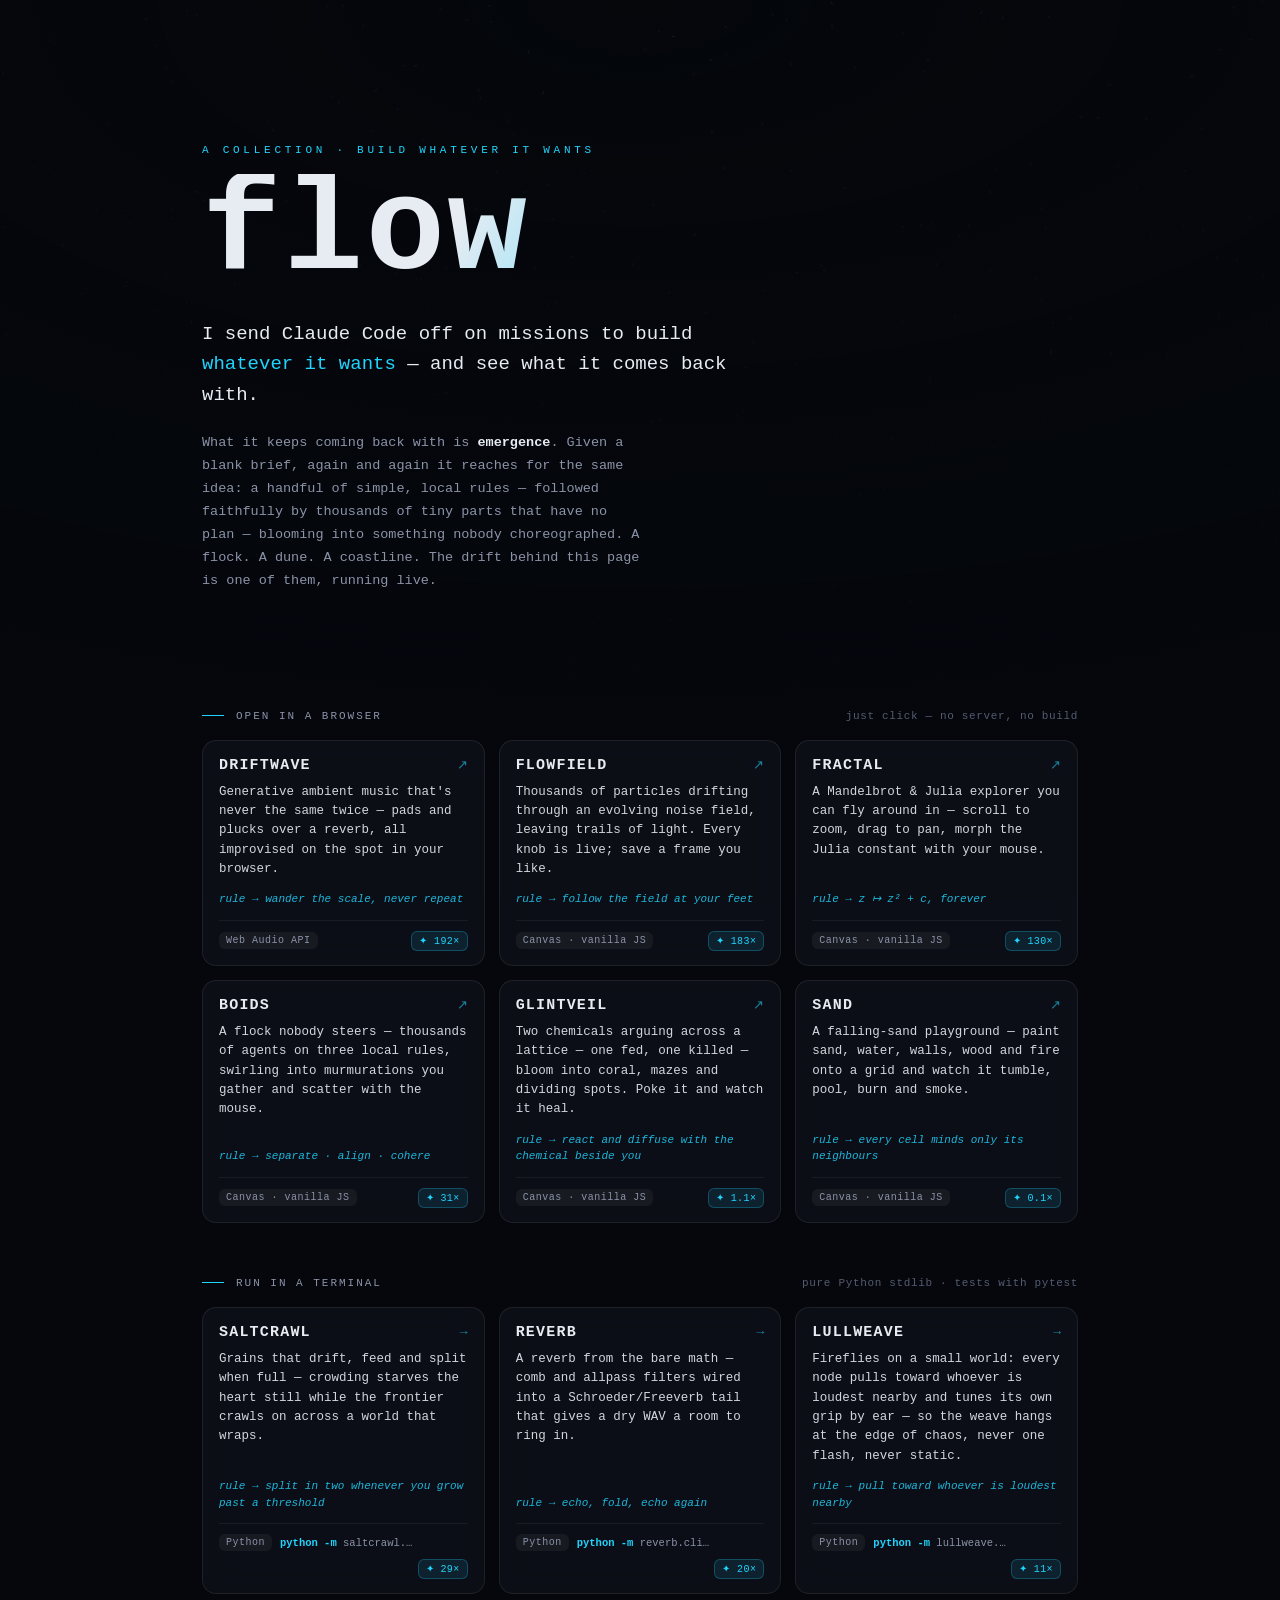
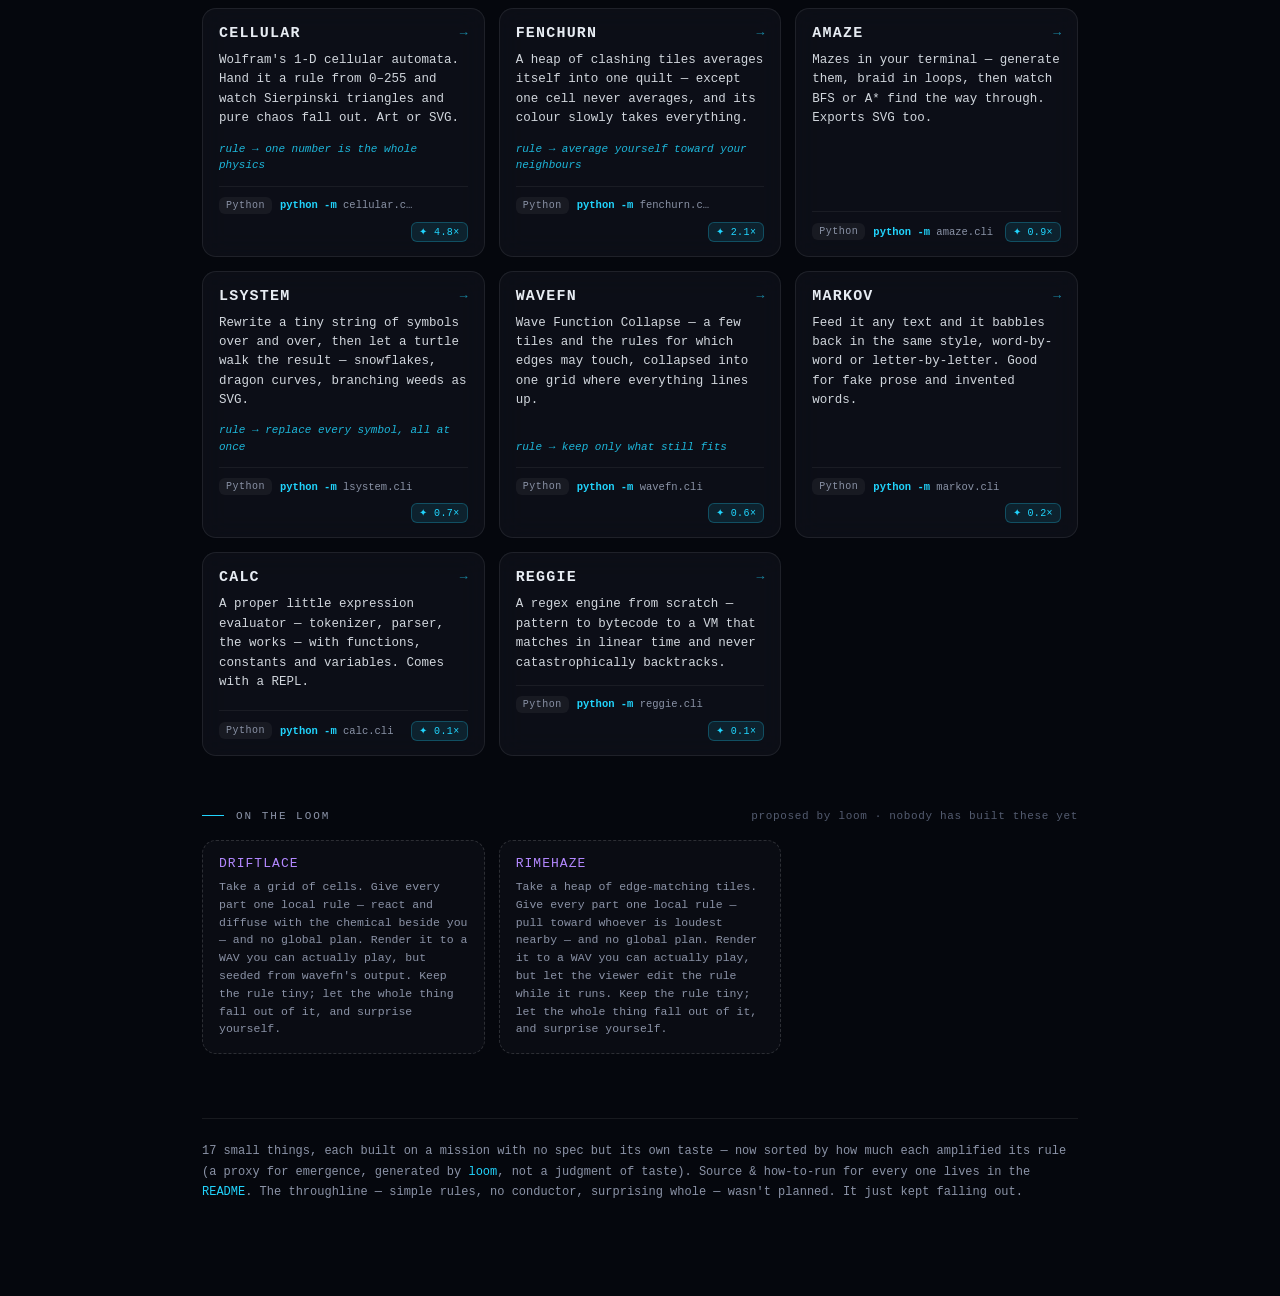
<file: index.html>
<!DOCTYPE html>
<html lang="en">
<head>
  <meta charset="UTF-8" />
  <meta name="viewport" content="width=device-width, initial-scale=1.0" />
  <title>flow — build whatever it wants</title>
  <meta name="description" content="A collection of small programs Claude Code built when the only brief was: build whatever you want. It keeps reaching for emergence." />
  <style>
    :root {
      --bg: #05070d;
      --panel-bg: rgba(16, 18, 27, 0.72);
      --panel-border: rgba(255, 255, 255, 0.08);
      --accent: #21d4fd;
      --accent-2: #b388ff;
      --text: #e7ecf3;
      --muted: #8b93a7;
      --faint: #545c70;
      font-family: ui-monospace, "SF Mono", Menlo, Consolas, monospace;
    }
    * { box-sizing: border-box; }
    html, body {
      margin: 0;
      min-height: 100%;
      background: var(--bg);
      color: var(--text);
      -webkit-font-smoothing: antialiased;
    }
    /* live flow-field hero, fixed behind everything */
    #field {
      position: fixed;
      inset: 0;
      width: 100vw;
      height: 100vh;
      display: block;
      z-index: 0;
      pointer-events: none;
    }
    /* a vignette so text stays readable over the drift */
    #veil {
      position: fixed;
      inset: 0;
      z-index: 1;
      pointer-events: none;
      background:
        radial-gradient(120% 80% at 50% 0%, rgba(5,7,13,0.35), rgba(5,7,13,0.78) 60%, rgba(5,7,13,0.93) 100%);
    }
    main {
      position: relative;
      z-index: 2;
      max-width: 920px;
      margin: 0 auto;
      padding: 0 22px 90px;
    }

    /* ---- hero / manifesto ---- */
    header.hero {
      padding: 16vh 0 7vh;
    }
    .kicker {
      font-size: 11px;
      letter-spacing: 0.34em;
      text-transform: uppercase;
      color: var(--accent);
      margin: 0 0 18px;
    }
    h1.title {
      font-size: clamp(54px, 13vw, 132px);
      line-height: 0.9;
      letter-spacing: 0.02em;
      margin: 0;
      font-weight: 700;
      background: linear-gradient(120deg, var(--text) 30%, var(--accent) 70%, var(--accent-2));
      -webkit-background-clip: text;
      background-clip: text;
      color: transparent;
    }
    .lede {
      font-size: clamp(15px, 2.1vw, 19px);
      line-height: 1.6;
      max-width: 30em;
      margin: 26px 0 0;
      color: var(--text);
    }
    .lede .em { color: var(--accent); }
    .note {
      font-size: 13.5px;
      line-height: 1.7;
      max-width: 33em;
      margin: 22px 0 0;
      color: var(--muted);
    }
    .note strong { color: var(--text); font-weight: 600; }

    /* ---- section label ---- */
    .section-label {
      display: flex;
      align-items: baseline;
      gap: 12px;
      margin: 54px 0 18px;
      letter-spacing: 0.18em;
      text-transform: uppercase;
      font-size: 11px;
      color: var(--muted);
    }
    .section-label::before {
      content: "";
      width: 22px;
      height: 1px;
      background: var(--accent);
      align-self: center;
    }
    .section-label .how {
      margin-left: auto;
      letter-spacing: 0.06em;
      text-transform: none;
      color: var(--faint);
    }

    /* ---- grid of projects ---- */
    .grid {
      display: grid;
      grid-template-columns: repeat(auto-fill, minmax(248px, 1fr));
      gap: 14px;
    }
    a.card {
      display: flex;
      flex-direction: column;
      text-decoration: none;
      color: inherit;
      background: var(--panel-bg);
      border: 1px solid var(--panel-border);
      border-radius: 14px;
      padding: 16px 16px 14px;
      backdrop-filter: blur(13px) saturate(140%);
      -webkit-backdrop-filter: blur(13px) saturate(140%);
      transition: transform 0.16s ease, border-color 0.16s ease, box-shadow 0.16s ease;
      position: relative;
      overflow: hidden;
    }
    a.card::after {
      content: "";
      position: absolute;
      inset: 0;
      background: radial-gradient(80% 60% at 0% 0%, rgba(33,212,253,0.10), transparent 70%);
      opacity: 0;
      transition: opacity 0.18s ease;
      pointer-events: none;
    }
    a.card:hover {
      transform: translateY(-3px);
      border-color: rgba(33,212,253,0.4);
      box-shadow: 0 16px 40px rgba(0,0,0,0.5);
    }
    a.card:hover::after { opacity: 1; }
    .card .top {
      display: flex;
      align-items: center;
      gap: 9px;
      margin-bottom: 9px;
    }
    .card h2 {
      font-size: 15px;
      letter-spacing: 0.08em;
      text-transform: uppercase;
      margin: 0;
      color: var(--text);
    }
    .card .arrow {
      margin-left: auto;
      color: var(--accent);
      font-size: 13px;
      opacity: 0.6;
      transition: transform 0.16s ease, opacity 0.16s ease;
    }
    a.card:hover .arrow { opacity: 1; transform: translate(2px, -2px); }
    .card .blurb {
      font-size: 12.5px;
      line-height: 1.55;
      color: var(--text);
      opacity: 0.9;
      margin: 0 0 12px;
      flex: 1;
    }
    .card .rule {
      font-size: 11px;
      line-height: 1.5;
      color: var(--accent);
      opacity: 0.85;
      margin: 0 0 12px;
      font-style: italic;
    }
    .card .foot {
      display: flex;
      align-items: center;
      gap: 8px;
      flex-wrap: wrap;
      border-top: 1px solid rgba(255,255,255,0.06);
      padding-top: 10px;
    }
    .tag {
      font-size: 10px;
      letter-spacing: 0.05em;
      color: var(--muted);
      background: rgba(255,255,255,0.05);
      border-radius: 6px;
      padding: 3px 7px;
    }
    .run {
      font-size: 10.5px;
      color: var(--muted);
      white-space: nowrap;
      overflow: hidden;
      text-overflow: ellipsis;
      max-width: 55%;
    }
    .run b { color: var(--accent); font-weight: 600; }
    .score {
      font-size: 10px;
      letter-spacing: 0.04em;
      margin-left: auto;
      color: var(--accent);
      background: rgba(33, 212, 253, 0.1);
      border: 1px solid rgba(33, 212, 253, 0.25);
      border-radius: 6px;
      padding: 3px 7px;
      white-space: nowrap;
      cursor: help;
    }

    /* ---- on the loom: proposed-but-unbuilt missions ---- */
    .loom-list { display: grid; grid-template-columns: repeat(auto-fill, minmax(248px, 1fr)); gap: 14px; }
    .loom-item {
      background: rgba(16, 18, 27, 0.5);
      border: 1px dashed rgba(255, 255, 255, 0.14);
      border-radius: 14px;
      padding: 15px 16px;
    }
    .loom-item .name {
      font-size: 13px;
      letter-spacing: 0.08em;
      text-transform: uppercase;
      color: var(--accent-2);
      margin: 0 0 7px;
    }
    .loom-item .brief {
      font-size: 11.5px;
      line-height: 1.55;
      color: var(--muted);
      margin: 0;
    }

    footer {
      margin-top: 64px;
      padding-top: 22px;
      border-top: 1px solid var(--panel-border);
      font-size: 12px;
      line-height: 1.7;
      color: var(--muted);
    }
    footer a { color: var(--accent); text-decoration: none; }
    footer a:hover { text-decoration: underline; }

    @media (max-width: 540px) {
      header.hero { padding: 11vh 0 5vh; }
      .run { max-width: 100%; }
    }
    @media (prefers-reduced-motion: reduce) {
      a.card { transition: none; }
    }
  </style>
</head>
<body>
  <canvas id="field"></canvas>
  <div id="veil"></div>

  <main>
    <header class="hero">
      <p class="kicker">a collection · build whatever it wants</p>
      <h1 class="title">flow</h1>
      <p class="lede">
        I send Claude Code off on missions to build <span class="em">whatever it
        wants</span> — and see what it comes back with.
      </p>
      <p class="note">
        What it keeps coming back with is <strong>emergence</strong>. Given a blank
        brief, again and again it reaches for the same idea: a handful of simple,
        local rules — followed faithfully by thousands of tiny parts that have no
        plan — blooming into something nobody choreographed. A flock. A dune. A
        coastline. The drift behind this page is one of them, running live.
      </p>
    </header>

    <div class="section-label">
      Open in a browser
      <span class="how">just click — no server, no build</span>
    </div>
    <section class="grid">

      <a class="card" href="./driftwave/index.html">
        <div class="top"><h2>driftwave</h2><span class="arrow">↗</span></div>
        <p class="blurb">Generative ambient music that's never the same twice — pads and plucks over a reverb, all improvised on the spot in your browser.</p>
        <p class="rule">rule → wander the scale, never repeat</p>
        <div class="foot"><span class="tag">Web Audio API</span><span class="score" title="output compresses to this many times the size of the rule that made it — a proxy for emergence, not a judgment of taste">✦ 192×</span></div>
      </a>

      <a class="card" href="./flowfield/index.html">
        <div class="top"><h2>flowfield</h2><span class="arrow">↗</span></div>
        <p class="blurb">Thousands of particles drifting through an evolving noise field, leaving trails of light. Every knob is live; save a frame you like.</p>
        <p class="rule">rule → follow the field at your feet</p>
        <div class="foot"><span class="tag">Canvas · vanilla JS</span><span class="score" title="output compresses to this many times the size of the rule that made it — a proxy for emergence, not a judgment of taste">✦ 183×</span></div>
      </a>

      <a class="card" href="./fractal/index.html">
        <div class="top"><h2>fractal</h2><span class="arrow">↗</span></div>
        <p class="blurb">A Mandelbrot &amp; Julia explorer you can fly around in — scroll to zoom, drag to pan, morph the Julia constant with your mouse.</p>
        <p class="rule">rule → z ↦ z² + c, forever</p>
        <div class="foot"><span class="tag">Canvas · vanilla JS</span><span class="score" title="output compresses to this many times the size of the rule that made it — a proxy for emergence, not a judgment of taste">✦ 130×</span></div>
      </a>

      <a class="card" href="./boids/index.html">
        <div class="top"><h2>boids</h2><span class="arrow">↗</span></div>
        <p class="blurb">A flock nobody steers — thousands of agents on three local rules, swirling into murmurations you gather and scatter with the mouse.</p>
        <p class="rule">rule → separate · align · cohere</p>
        <div class="foot"><span class="tag">Canvas · vanilla JS</span><span class="score" title="output compresses to this many times the size of the rule that made it — a proxy for emergence, not a judgment of taste">✦ 31×</span></div>
      </a>

      <a class="card" href="./glintveil/index.html">
        <div class="top"><h2>glintveil</h2><span class="arrow">↗</span></div>
        <p class="blurb">Two chemicals arguing across a lattice — one fed, one killed — bloom into coral, mazes and dividing spots. Poke it and watch it heal.</p>
        <p class="rule">rule → react and diffuse with the chemical beside you</p>
        <div class="foot"><span class="tag">Canvas · vanilla JS</span><span class="score" title="output compresses to this many times the size of the rule that made it — a proxy for emergence, not a judgment of taste">✦ 1.1×</span></div>
      </a>

      <a class="card" href="./sand/index.html">
        <div class="top"><h2>sand</h2><span class="arrow">↗</span></div>
        <p class="blurb">A falling-sand playground — paint sand, water, walls, wood and fire onto a grid and watch it tumble, pool, burn and smoke.</p>
        <p class="rule">rule → every cell minds only its neighbours</p>
        <div class="foot"><span class="tag">Canvas · vanilla JS</span><span class="score" title="output compresses to this many times the size of the rule that made it — a proxy for emergence, not a judgment of taste">✦ 0.1×</span></div>
      </a>

    </section>

    <div class="section-label">
      Run in a terminal
      <span class="how">pure Python stdlib · tests with pytest</span>
    </div>
    <section class="grid">

      <a class="card" href="./saltcrawl/README.md">
        <div class="top"><h2>saltcrawl</h2><span class="arrow">→</span></div>
        <p class="blurb">Grains that drift, feed and split when full — crowding starves the heart still while the frontier crawls on across a world that wraps.</p>
        <p class="rule">rule → split in two whenever you grow past a threshold</p>
        <div class="foot"><span class="tag">Python</span><span class="run"><b>python -m</b> saltcrawl.cli</span><span class="score" title="output compresses to this many times the size of the rule that made it — a proxy for emergence, not a judgment of taste">✦ 29×</span></div>
      </a>

      <a class="card" href="./reverb/README.md">
        <div class="top"><h2>reverb</h2><span class="arrow">→</span></div>
        <p class="blurb">A reverb from the bare math — comb and allpass filters wired into a Schroeder/Freeverb tail that gives a dry WAV a room to ring in.</p>
        <p class="rule">rule → echo, fold, echo again</p>
        <div class="foot"><span class="tag">Python</span><span class="run"><b>python -m</b> reverb.cli --demo</span><span class="score" title="output compresses to this many times the size of the rule that made it — a proxy for emergence, not a judgment of taste">✦ 20×</span></div>
      </a>

      <a class="card" href="./lullweave/README.md">
        <div class="top"><h2>lullweave</h2><span class="arrow">→</span></div>
        <p class="blurb">Fireflies on a small world: every node pulls toward whoever is loudest nearby and tunes its own grip by ear — so the weave hangs at the edge of chaos, never one flash, never static.</p>
        <p class="rule">rule → pull toward whoever is loudest nearby</p>
        <div class="foot"><span class="tag">Python</span><span class="run"><b>python -m</b> lullweave.cli</span><span class="score" title="output compresses to this many times the size of the rule that made it — a proxy for emergence, not a judgment of taste">✦ 11×</span></div>
      </a>

      <a class="card" href="./cellular/README.md">
        <div class="top"><h2>cellular</h2><span class="arrow">→</span></div>
        <p class="blurb">Wolfram's 1-D cellular automata. Hand it a rule from 0–255 and watch Sierpinski triangles and pure chaos fall out. Art or SVG.</p>
        <p class="rule">rule → one number is the whole physics</p>
        <div class="foot"><span class="tag">Python</span><span class="run"><b>python -m</b> cellular.cli</span><span class="score" title="output compresses to this many times the size of the rule that made it — a proxy for emergence, not a judgment of taste">✦ 4.8×</span></div>
      </a>

      <a class="card" href="./fenchurn/README.md">
        <div class="top"><h2>fenchurn</h2><span class="arrow">→</span></div>
        <p class="blurb">A heap of clashing tiles averages itself into one quilt — except one cell never averages, and its colour slowly takes everything.</p>
        <p class="rule">rule → average yourself toward your neighbours</p>
        <div class="foot"><span class="tag">Python</span><span class="run"><b>python -m</b> fenchurn.cli</span><span class="score" title="output compresses to this many times the size of the rule that made it — a proxy for emergence, not a judgment of taste">✦ 2.1×</span></div>
      </a>

      <a class="card" href="./amaze/README.md">
        <div class="top"><h2>amaze</h2><span class="arrow">→</span></div>
        <p class="blurb">Mazes in your terminal — generate them, braid in loops, then watch BFS or A* find the way through. Exports SVG too.</p>
        <div class="foot"><span class="tag">Python</span><span class="run"><b>python -m</b> amaze.cli</span><span class="score" title="output compresses to this many times the size of the rule that made it — a proxy for emergence, not a judgment of taste">✦ 0.9×</span></div>
      </a>

      <a class="card" href="./lsystem/README.md">
        <div class="top"><h2>lsystem</h2><span class="arrow">→</span></div>
        <p class="blurb">Rewrite a tiny string of symbols over and over, then let a turtle walk the result — snowflakes, dragon curves, branching weeds as SVG.</p>
        <p class="rule">rule → replace every symbol, all at once</p>
        <div class="foot"><span class="tag">Python</span><span class="run"><b>python -m</b> lsystem.cli</span><span class="score" title="output compresses to this many times the size of the rule that made it — a proxy for emergence, not a judgment of taste">✦ 0.7×</span></div>
      </a>

      <a class="card" href="./wavefn/README.md">
        <div class="top"><h2>wavefn</h2><span class="arrow">→</span></div>
        <p class="blurb">Wave Function Collapse — a few tiles and the rules for which edges may touch, collapsed into one grid where everything lines up.</p>
        <p class="rule">rule → keep only what still fits</p>
        <div class="foot"><span class="tag">Python</span><span class="run"><b>python -m</b> wavefn.cli</span><span class="score" title="output compresses to this many times the size of the rule that made it — a proxy for emergence, not a judgment of taste">✦ 0.6×</span></div>
      </a>

      <a class="card" href="./markov/README.md">
        <div class="top"><h2>markov</h2><span class="arrow">→</span></div>
        <p class="blurb">Feed it any text and it babbles back in the same style, word-by-word or letter-by-letter. Good for fake prose and invented words.</p>
        <div class="foot"><span class="tag">Python</span><span class="run"><b>python -m</b> markov.cli</span><span class="score" title="output compresses to this many times the size of the rule that made it — a proxy for emergence, not a judgment of taste">✦ 0.2×</span></div>
      </a>

      <a class="card" href="./calc/README.md">
        <div class="top"><h2>calc</h2><span class="arrow">→</span></div>
        <p class="blurb">A proper little expression evaluator — tokenizer, parser, the works — with functions, constants and variables. Comes with a REPL.</p>
        <div class="foot"><span class="tag">Python</span><span class="run"><b>python -m</b> calc.cli</span><span class="score" title="output compresses to this many times the size of the rule that made it — a proxy for emergence, not a judgment of taste">✦ 0.1×</span></div>
      </a>

      <a class="card" href="./reggie/README.md">
        <div class="top"><h2>reggie</h2><span class="arrow">→</span></div>
        <p class="blurb">A regex engine from scratch — pattern to bytecode to a VM that matches in linear time and never catastrophically backtracks.</p>
        <div class="foot"><span class="tag">Python</span><span class="run"><b>python -m</b> reggie.cli</span><span class="score" title="output compresses to this many times the size of the rule that made it — a proxy for emergence, not a judgment of taste">✦ 0.1×</span></div>
      </a>

    </section>


    <div class="section-label">
      On the loom
      <span class="how">proposed by loom · nobody has built these yet</span>
    </div>
    <section class="loom-list">

      <div class="loom-item">
        <p class="name">driftlace</p>
        <p class="brief">Take a grid of cells. Give every part one local rule — react and diffuse with the chemical beside you — and no global plan. Render it to a WAV you can actually play, but seeded from wavefn's output. Keep the rule tiny; let the whole thing fall out of it, and surprise yourself.</p>
      </div>

      <div class="loom-item">
        <p class="name">rimehaze</p>
        <p class="brief">Take a heap of edge-matching tiles. Give every part one local rule — pull toward whoever is loudest nearby — and no global plan. Render it to a WAV you can actually play, but let the viewer edit the rule while it runs. Keep the rule tiny; let the whole thing fall out of it, and surprise yourself.</p>
      </div>

    </section>

    <footer>
      17 small things, each built on a mission with no spec but its own
      taste — now sorted by how much each amplified its rule (a proxy for
      emergence, generated by <a href="./loom/README.md">loom</a>, not a judgment
      of taste). Source &amp; how-to-run for every one lives in the
      <a href="./README.md">README</a>. The throughline — simple rules, no
      conductor, surprising whole — wasn't planned. It just kept falling out.
    </footer>
  </main>

  <script>
    // A live flow field — the emblem of this whole collection, drifting behind it.
    // Particles read a smooth, slowly-evolving vector field and trail light.
    // Pure vanilla, no deps, kind to reduced-motion and hidden tabs.
    (function () {
      const canvas = document.getElementById("field");
      const ctx = canvas.getContext("2d", { alpha: false });
      const reduced = window.matchMedia("(prefers-reduced-motion: reduce)").matches;

      let W = 0, H = 0, dpr = 1;
      let particles = [];
      let t = 0;
      let raf = null;

      const TAU = Math.PI * 2;

      function resize() {
        dpr = Math.min(window.devicePixelRatio || 1, 2);
        W = window.innerWidth;
        H = window.innerHeight;
        canvas.width = Math.floor(W * dpr);
        canvas.height = Math.floor(H * dpr);
        canvas.style.width = W + "px";
        canvas.style.height = H + "px";
        ctx.setTransform(dpr, 0, 0, dpr, 0, 0);
        ctx.fillStyle = "#05070d";
        ctx.fillRect(0, 0, W, H);
        seed();
        if (reduced) settle();   // reduced-motion: hold one static frame
      }

      function seed() {
        // density scales with screen area, capped for weaker machines
        const target = Math.min(620, Math.round((W * H) / 2600));
        particles = new Array(target).fill(0).map(spawn);
      }

      function spawn() {
        return {
          x: Math.random() * W,
          y: Math.random() * H,
          // each particle keeps a hue between cyan and violet
          h: 188 + Math.random() * 82,
          life: 60 + Math.random() * 180,
        };
      }

      // Smooth pseudo-noise field from summed sinusoids — cheap, organic, curl-like.
      function angleAt(x, y, time) {
        const a =
          Math.sin(x * 0.0016 + time) +
          Math.sin(y * 0.0021 - time * 0.8) +
          Math.sin((x + y) * 0.0012 + time * 0.6) +
          Math.sin((x - y) * 0.0009 - time * 0.4);
        return a * 0.9 * TAU;
      }

      // advance + draw one frame's worth of the field, no scheduling
      function draw() {
        t += 0.0016;
        // fade the previous frame slightly to leave trails
        ctx.fillStyle = "rgba(5, 7, 13, 0.055)";
        ctx.fillRect(0, 0, W, H);
        ctx.globalCompositeOperation = "lighter";
        ctx.lineWidth = 1;

        for (const p of particles) {
          const ang = angleAt(p.x, p.y, t);
          const nx = p.x + Math.cos(ang) * 1.1;
          const ny = p.y + Math.sin(ang) * 1.1;

          ctx.strokeStyle = "hsla(" + p.h + ", 90%, 64%, 0.16)";
          ctx.beginPath();
          ctx.moveTo(p.x, p.y);
          ctx.lineTo(nx, ny);
          ctx.stroke();

          p.x = nx;
          p.y = ny;
          p.life -= 1;

          // respawn when it expires or drifts off-screen, so the field stays alive
          if (
            p.life <= 0 ||
            p.x < -4 || p.x > W + 4 ||
            p.y < -4 || p.y > H + 4
          ) {
            Object.assign(p, spawn());
          }
        }
        ctx.globalCompositeOperation = "source-over";
      }

      function step() {
        draw();
        raf = requestAnimationFrame(step);
      }

      // a single calm, static frame — no motion for those who asked for none
      function settle() {
        for (let i = 0; i < 240; i++) draw();
      }

      function start() {
        if (reduced) return;            // honour prefers-reduced-motion
        if (raf == null) raf = requestAnimationFrame(step);
      }
      function stop() {
        if (raf != null) { cancelAnimationFrame(raf); raf = null; }
      }

      window.addEventListener("resize", resize, { passive: true });
      document.addEventListener("visibilitychange", () => {
        if (document.hidden) stop(); else start();
      });

      resize();
      if (!reduced) start();
    })();
  </script>
</body>
</html>
</file>
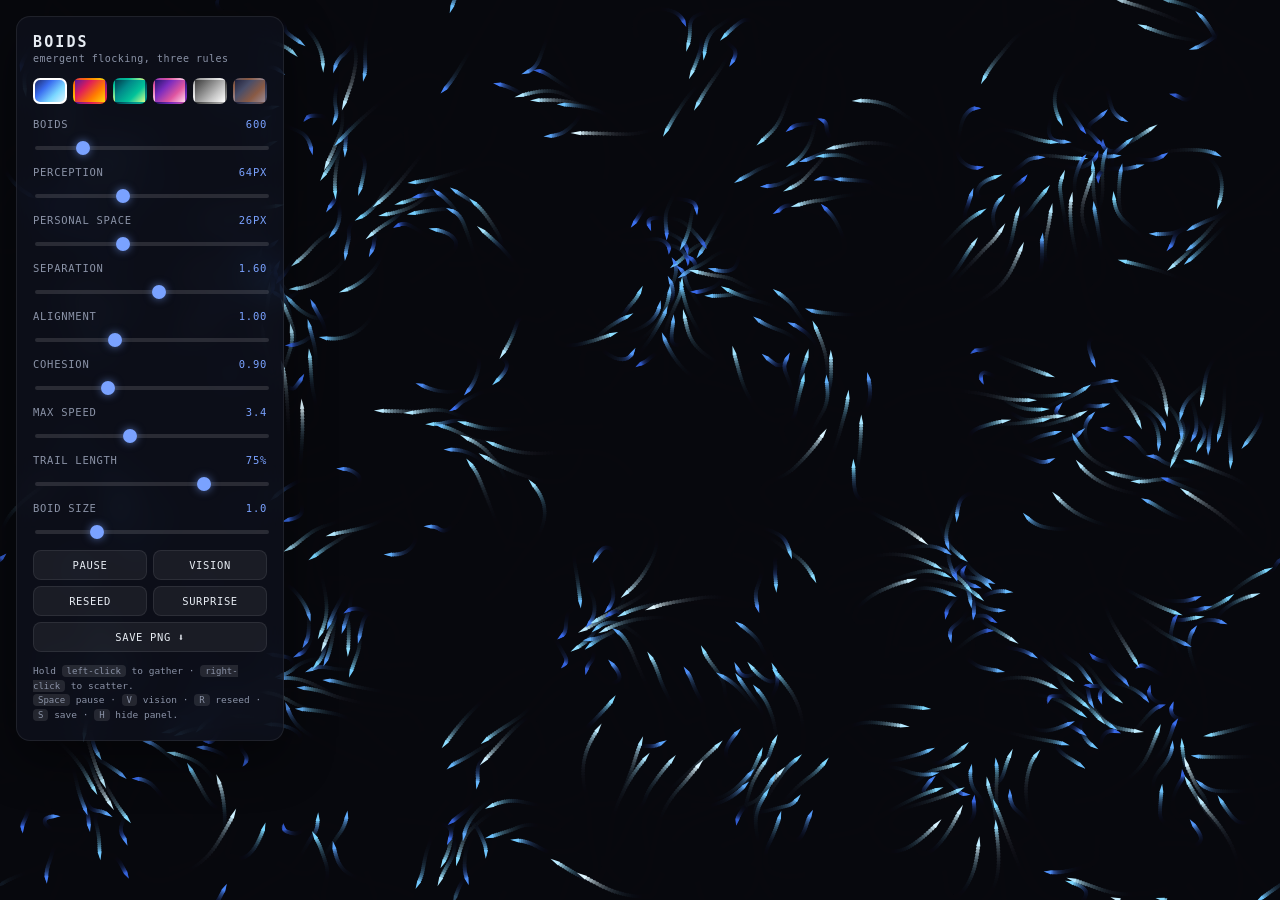
<file: boids/index.html>
<!DOCTYPE html>
<html lang="en">
<head>
  <meta charset="UTF-8" />
  <meta name="viewport" content="width=device-width, initial-scale=1.0" />
  <title>Boids — Flocking Studio</title>
  <link rel="stylesheet" href="style.css" />
</head>
<body>
  <canvas id="stage"></canvas>

  <aside id="panel">
    <h1>Boids</h1>
    <div class="sub">emergent flocking, three rules</div>

    <div class="palettes" id="palettes"></div>

    <div class="control">
      <label>Boids <span class="val" id="countVal"></span></label>
      <input type="range" id="count" min="50" max="3000" step="10" />
    </div>
    <div class="control">
      <label>Perception <span class="val" id="perceptionVal"></span></label>
      <input type="range" id="perception" min="20" max="140" step="1" />
    </div>
    <div class="control">
      <label>Personal Space <span class="val" id="separationVal"></span></label>
      <input type="range" id="separation" min="6" max="60" step="1" />
    </div>
    <div class="control">
      <label>Separation <span class="val" id="sepWeightVal"></span></label>
      <input type="range" id="sepWeight" min="0" max="3" step="0.05" />
    </div>
    <div class="control">
      <label>Alignment <span class="val" id="alignWeightVal"></span></label>
      <input type="range" id="alignWeight" min="0" max="3" step="0.05" />
    </div>
    <div class="control">
      <label>Cohesion <span class="val" id="cohWeightVal"></span></label>
      <input type="range" id="cohWeight" min="0" max="3" step="0.05" />
    </div>
    <div class="control">
      <label>Max Speed <span class="val" id="maxSpeedVal"></span></label>
      <input type="range" id="maxSpeed" min="1" max="7" step="0.1" />
    </div>
    <div class="control">
      <label>Trail Length <span class="val" id="trailVal"></span></label>
      <input type="range" id="trail" min="0.03" max="0.6" step="0.01" />
    </div>
    <div class="control">
      <label>Boid Size <span class="val" id="sizeVal"></span></label>
      <input type="range" id="size" min="0.5" max="2.5" step="0.1" />
    </div>

    <div class="buttons">
      <button id="pause">Pause</button>
      <button id="vision">Vision</button>
      <button id="reseed">Reseed</button>
      <button id="random">Surprise</button>
      <button id="save" class="wide">Save PNG ⬇</button>
    </div>

    <div class="hint">
      Hold <kbd>left-click</kbd> to gather · <kbd>right-click</kbd> to scatter.<br />
      <kbd>Space</kbd> pause · <kbd>V</kbd> vision · <kbd>R</kbd> reseed ·
      <kbd>S</kbd> save · <kbd>H</kbd> hide panel.
    </div>
  </aside>
  <button id="togglePanel" title="Show controls">☰</button>

  <script src="palettes.js"></script>
  <script src="boids.js"></script>
  <script src="main.js"></script>
</body>
</html>
</file>
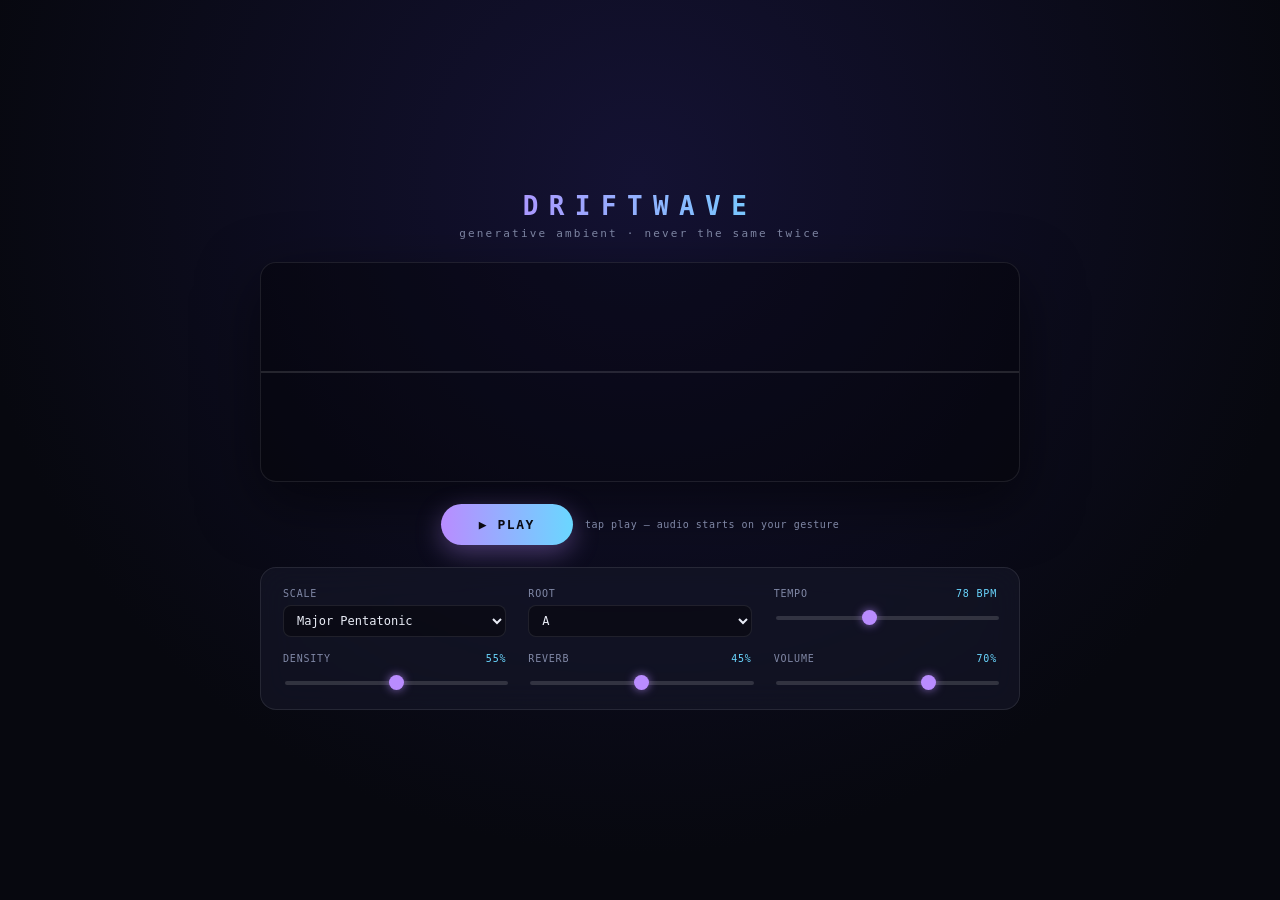
<file: driftwave/index.html>
<!DOCTYPE html>
<html lang="en">
<head>
  <meta charset="UTF-8" />
  <meta name="viewport" content="width=device-width, initial-scale=1.0" />
  <title>Driftwave · generative ambient</title>
  <link rel="stylesheet" href="style.css" />
</head>
<body>
  <div id="app">
    <header>
      <h1>Driftwave</h1>
      <div class="tagline">generative ambient · never the same twice</div>
    </header>

    <canvas id="viz"></canvas>

    <div id="transport">
      <button id="play">▶ Play</button>
      <span class="foot" id="status">tap play — audio starts on your gesture</span>
    </div>

    <div id="controls">
      <div class="ctl">
        <label>Scale</label>
        <select id="scale"></select>
      </div>
      <div class="ctl">
        <label>Root</label>
        <select id="root"></select>
      </div>
      <div class="ctl">
        <label>Tempo <span class="val" id="tempoVal"></span></label>
        <input type="range" id="tempo" min="48" max="120" step="1" />
      </div>
      <div class="ctl">
        <label>Density <span class="val" id="densityVal"></span></label>
        <input type="range" id="density" min="0.1" max="1" step="0.05" />
      </div>
      <div class="ctl">
        <label>Reverb <span class="val" id="reverbVal"></span></label>
        <input type="range" id="reverb" min="0" max="0.9" step="0.05" />
      </div>
      <div class="ctl">
        <label>Volume <span class="val" id="volumeVal"></span></label>
        <input type="range" id="volume" min="0" max="1" step="0.05" />
      </div>
    </div>
  </div>

  <script src="synth.js"></script>
  <script src="main.js"></script>
</body>
</html>
</file>
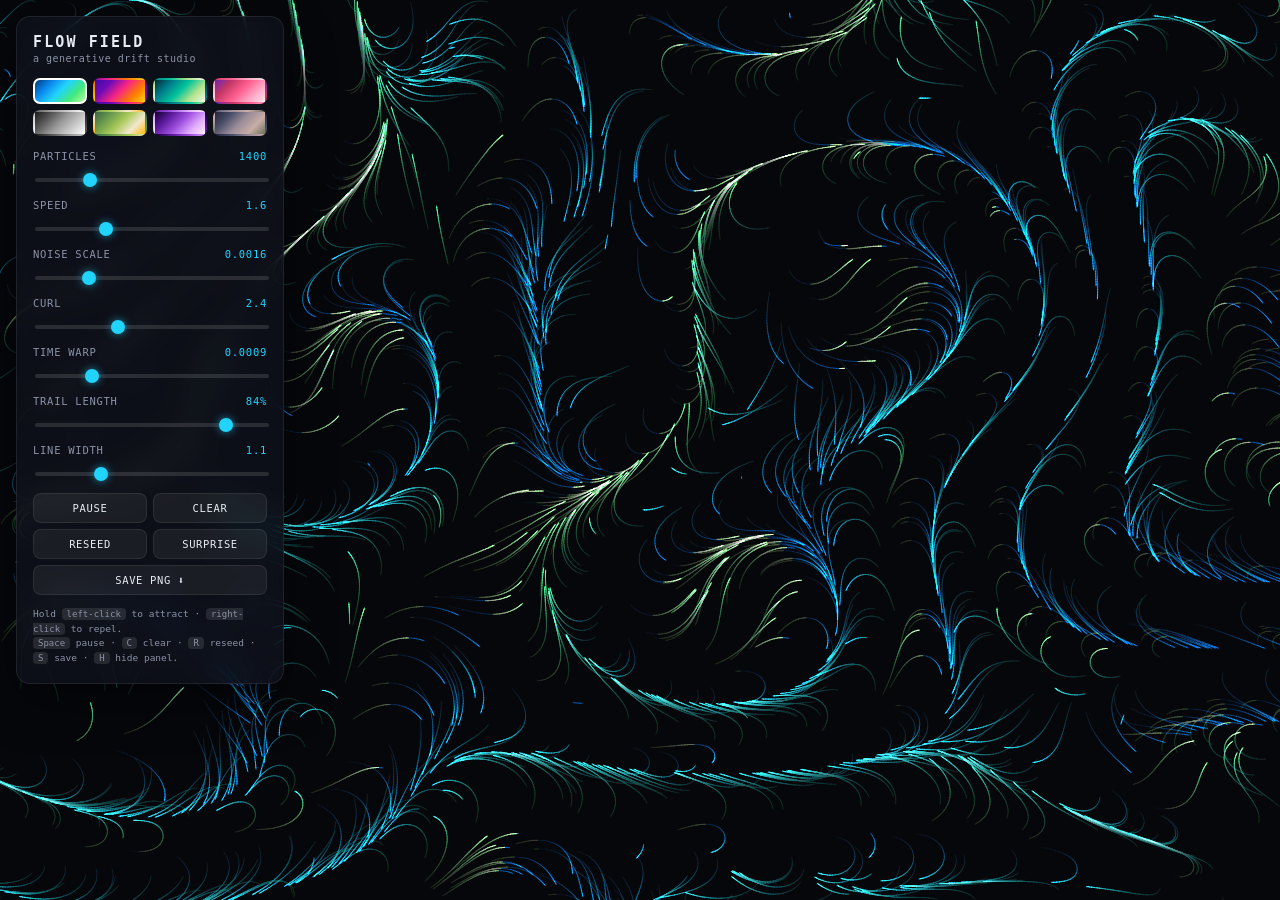
<file: flowfield/index.html>
<!DOCTYPE html>
<html lang="en">
<head>
  <meta charset="UTF-8" />
  <meta name="viewport" content="width=device-width, initial-scale=1.0" />
  <title>Flow Field Studio</title>
  <link rel="stylesheet" href="style.css" />
</head>
<body>
  <canvas id="stage"></canvas>

  <aside id="panel">
    <h1>Flow Field</h1>
    <div class="sub">a generative drift studio</div>

    <div class="palettes" id="palettes"></div>

    <div class="control">
      <label>Particles <span class="val" id="countVal"></span></label>
      <input type="range" id="count" min="100" max="6000" step="50" />
    </div>
    <div class="control">
      <label>Speed <span class="val" id="speedVal"></span></label>
      <input type="range" id="speed" min="0.2" max="5" step="0.1" />
    </div>
    <div class="control">
      <label>Noise Scale <span class="val" id="noiseScaleVal"></span></label>
      <input type="range" id="noiseScale" min="0.0004" max="0.006" step="0.0001" />
    </div>
    <div class="control">
      <label>Curl <span class="val" id="curlVal"></span></label>
      <input type="range" id="curl" min="0.5" max="6" step="0.1" />
    </div>
    <div class="control">
      <label>Time Warp <span class="val" id="timeWarpVal"></span></label>
      <input type="range" id="timeWarp" min="0" max="0.004" step="0.0001" />
    </div>
    <div class="control">
      <label>Trail Length <span class="val" id="fadeVal"></span></label>
      <input type="range" id="fade" min="0.005" max="0.25" step="0.005" />
    </div>
    <div class="control">
      <label>Line Width <span class="val" id="lineWidthVal"></span></label>
      <input type="range" id="lineWidth" min="0.4" max="3" step="0.1" />
    </div>

    <div class="buttons">
      <button id="pause">Pause</button>
      <button id="clear">Clear</button>
      <button id="reseed">Reseed</button>
      <button id="random">Surprise</button>
      <button id="save" class="wide">Save PNG ⬇</button>
    </div>

    <div class="hint">
      Hold <kbd>left-click</kbd> to attract · <kbd>right-click</kbd> to repel.<br />
      <kbd>Space</kbd> pause · <kbd>C</kbd> clear · <kbd>R</kbd> reseed ·
      <kbd>S</kbd> save · <kbd>H</kbd> hide panel.
    </div>
  </aside>
  <button id="togglePanel" title="Show controls">☰</button>

  <script src="noise.js"></script>
  <script src="palettes.js"></script>
  <script src="flowfield.js"></script>
  <script src="main.js"></script>
</body>
</html>
</file>
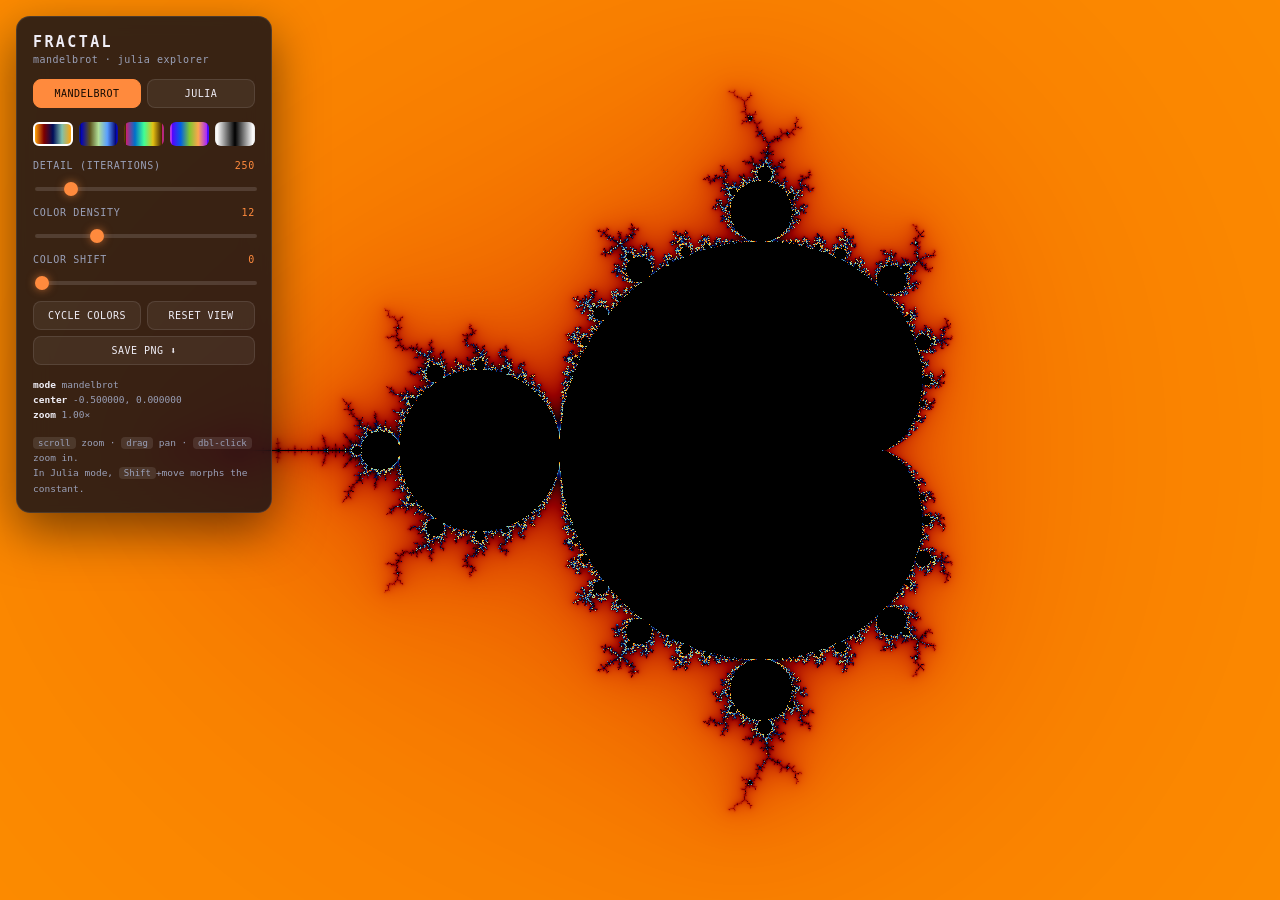
<file: fractal/index.html>
<!DOCTYPE html>
<html lang="en">
<head>
  <meta charset="UTF-8" />
  <meta name="viewport" content="width=device-width, initial-scale=1.0" />
  <title>Fractal Explorer</title>
  <link rel="stylesheet" href="style.css" />
</head>
<body>
  <canvas id="stage"></canvas>

  <aside id="panel">
    <h1>Fractal</h1>
    <div class="sub">mandelbrot · julia explorer</div>

    <div class="modes">
      <button id="modeMandel" class="active">Mandelbrot</button>
      <button id="modeJulia">Julia</button>
    </div>

    <div class="palettes" id="palettes"></div>

    <div class="control">
      <label>Detail (iterations) <span class="val" id="iterVal"></span></label>
      <input type="range" id="iter" min="50" max="1500" step="10" />
    </div>
    <div class="control">
      <label>Color Density <span class="val" id="densityVal"></span></label>
      <input type="range" id="density" min="2" max="40" step="1" />
    </div>
    <div class="control">
      <label>Color Shift <span class="val" id="shiftVal"></span></label>
      <input type="range" id="shift" min="0" max="1024" step="4" />
    </div>

    <div class="buttons">
      <button id="animate">Cycle Colors</button>
      <button id="reset">Reset View</button>
      <button id="save" class="wide">Save PNG ⬇</button>
    </div>

    <div class="readout" id="readout"></div>
    <div class="readout">
      <kbd>scroll</kbd> zoom · <kbd>drag</kbd> pan · <kbd>dbl-click</kbd> zoom in.<br />
      In Julia mode, <kbd>Shift</kbd>+move morphs the constant.
    </div>
  </aside>

  <script src="fractal.js"></script>
  <script src="main.js"></script>
</body>
</html>
</file>
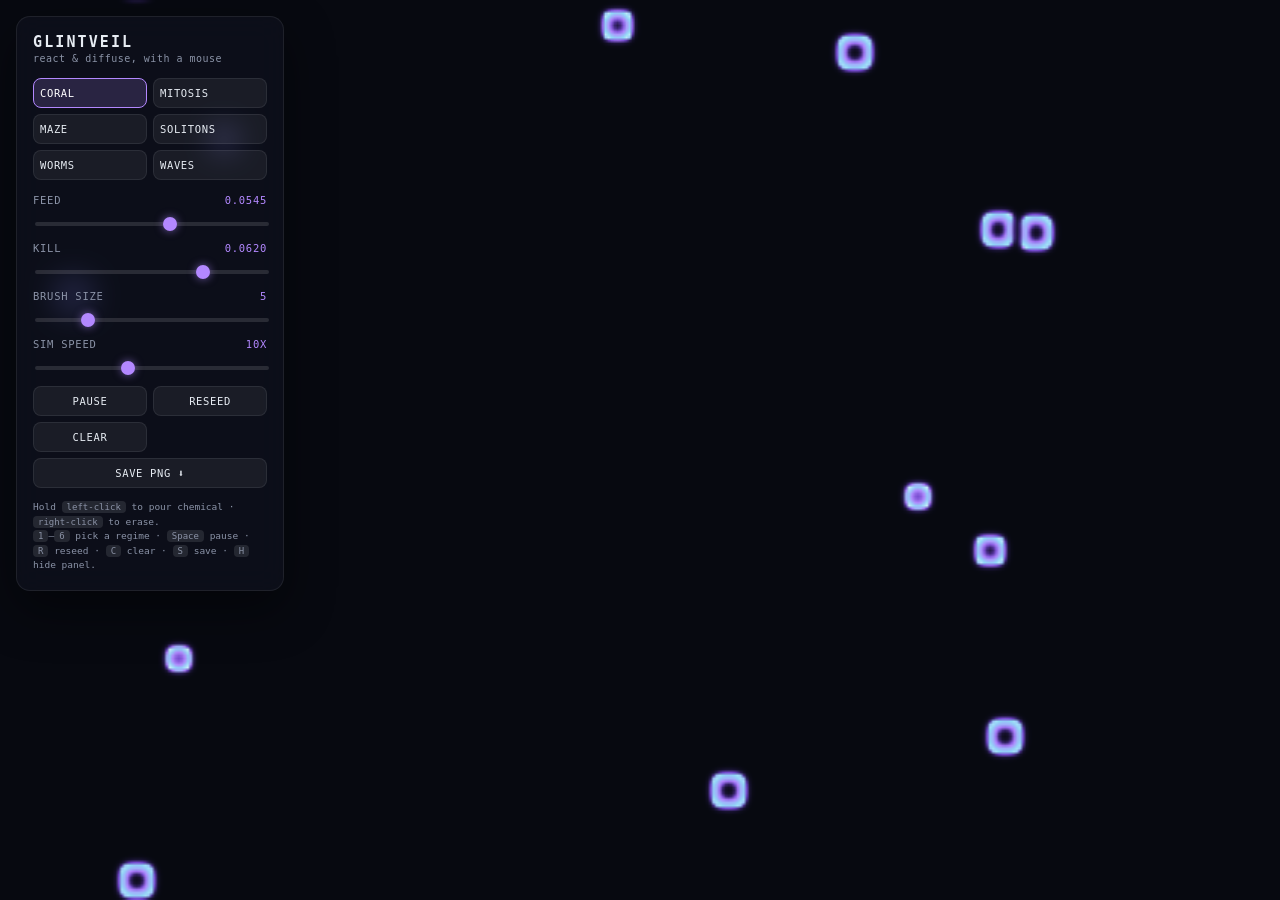
<file: glintveil/index.html>
<!DOCTYPE html>
<html lang="en">
<head>
  <meta charset="UTF-8" />
  <meta name="viewport" content="width=device-width, initial-scale=1.0" />
  <title>Glintveil — Reaction–Diffusion Field</title>
  <link rel="stylesheet" href="style.css" />
</head>
<body>
  <canvas id="stage"></canvas>

  <aside id="panel">
    <h1>Glintveil</h1>
    <div class="sub">react &amp; diffuse, with a mouse</div>

    <div class="palette" id="presets"></div>

    <div class="control">
      <label>Feed <span class="val" id="feedVal"></span></label>
      <input type="range" id="feed" min="0.005" max="0.09" step="0.0005" value="0.0545" />
    </div>
    <div class="control">
      <label>Kill <span class="val" id="killVal"></span></label>
      <input type="range" id="kill" min="0.04" max="0.07" step="0.0005" value="0.062" />
    </div>
    <div class="control">
      <label>Brush Size <span class="val" id="brushVal"></span></label>
      <input type="range" id="brush" min="1" max="20" step="1" value="5" />
    </div>
    <div class="control">
      <label>Sim Speed <span class="val" id="speedVal"></span></label>
      <input type="range" id="speed" min="1" max="24" step="1" value="10" />
    </div>

    <div class="buttons">
      <button id="pause">Pause</button>
      <button id="reseed">Reseed</button>
      <button id="clear">Clear</button>
      <button id="save" class="wide">Save PNG ⬇</button>
    </div>

    <div class="hint">
      Hold <kbd>left-click</kbd> to pour chemical · <kbd>right-click</kbd> to erase.<br />
      <kbd>1</kbd>–<kbd>6</kbd> pick a regime · <kbd>Space</kbd> pause ·
      <kbd>R</kbd> reseed · <kbd>C</kbd> clear · <kbd>S</kbd> save ·
      <kbd>H</kbd> hide panel.
    </div>
  </aside>
  <button id="togglePanel" title="Show controls">☰</button>

  <script src="sim.js"></script>
  <script src="main.js"></script>
</body>
</html>
</file>
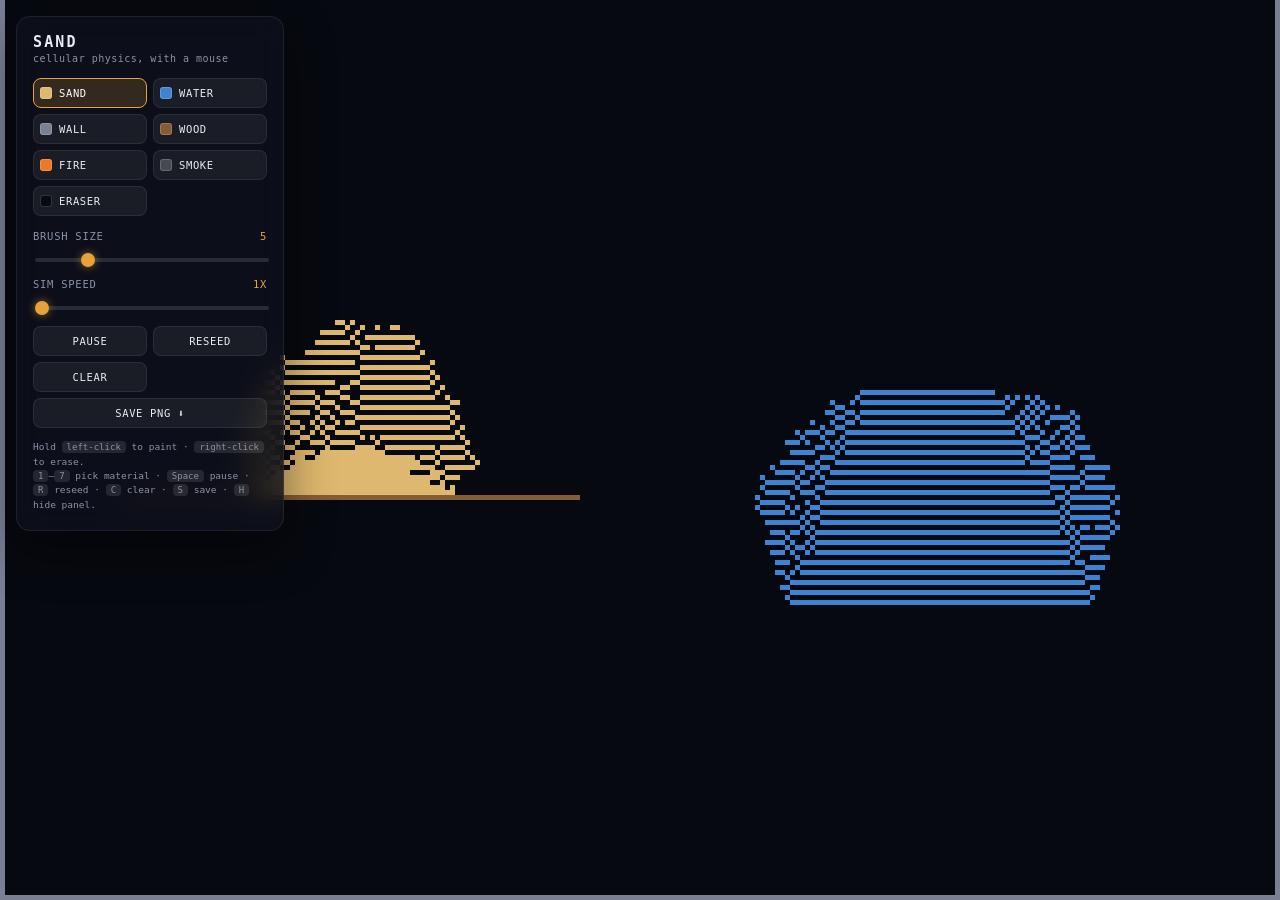
<file: sand/index.html>
<!DOCTYPE html>
<html lang="en">
<head>
  <meta charset="UTF-8" />
  <meta name="viewport" content="width=device-width, initial-scale=1.0" />
  <title>Sand — Falling-Sand Playground</title>
  <link rel="stylesheet" href="style.css" />
</head>
<body>
  <canvas id="stage"></canvas>

  <aside id="panel">
    <h1>Sand</h1>
    <div class="sub">cellular physics, with a mouse</div>

    <div class="palette" id="palette"></div>

    <div class="control">
      <label>Brush Size <span class="val" id="brushVal"></span></label>
      <input type="range" id="brush" min="0" max="24" step="1" value="5" />
    </div>
    <div class="control">
      <label>Sim Speed <span class="val" id="speedVal"></span></label>
      <input type="range" id="speed" min="1" max="6" step="1" value="1" />
    </div>

    <div class="buttons">
      <button id="pause">Pause</button>
      <button id="reseed">Reseed</button>
      <button id="clear">Clear</button>
      <button id="save" class="wide">Save PNG ⬇</button>
    </div>

    <div class="hint">
      Hold <kbd>left-click</kbd> to paint · <kbd>right-click</kbd> to erase.<br />
      <kbd>1</kbd>–<kbd>7</kbd> pick material · <kbd>Space</kbd> pause ·
      <kbd>R</kbd> reseed · <kbd>C</kbd> clear · <kbd>S</kbd> save ·
      <kbd>H</kbd> hide panel.
    </div>
  </aside>
  <button id="togglePanel" title="Show controls">☰</button>

  <script src="sim.js"></script>
  <script src="sand.js"></script>
  <script src="main.js"></script>
</body>
</html>
</file>
<file: boids/style.css>
:root {
  --panel-bg: rgba(14, 17, 28, 0.82);
  --panel-border: rgba(255, 255, 255, 0.08);
  --accent: #7aa2ff;
  --text: #e7ecf3;
  --muted: #8b93a7;
  font-family: ui-monospace, "SF Mono", Menlo, Consolas, monospace;
}

* { box-sizing: border-box; }

html, body {
  margin: 0;
  height: 100%;
  background: #070910;
  overflow: hidden;
  color: var(--text);
}

#stage {
  position: fixed;
  inset: 0;
  width: 100vw;
  height: 100vh;
  display: block;
  cursor: crosshair;
}

#panel {
  position: fixed;
  top: 16px;
  left: 16px;
  width: 268px;
  max-height: calc(100vh - 32px);
  overflow-y: auto;
  padding: 16px 16px 18px;
  background: var(--panel-bg);
  border: 1px solid var(--panel-border);
  border-radius: 14px;
  backdrop-filter: blur(14px) saturate(140%);
  -webkit-backdrop-filter: blur(14px) saturate(140%);
  box-shadow: 0 18px 50px rgba(0, 0, 0, 0.45);
  user-select: none;
  transition: transform 0.25s ease, opacity 0.25s ease;
  z-index: 10;
}

#panel.hidden {
  transform: translateX(-110%);
  opacity: 0;
  pointer-events: none;
}

h1 {
  font-size: 15px;
  letter-spacing: 0.14em;
  margin: 0 0 2px;
  text-transform: uppercase;
}

.sub {
  font-size: 10px;
  color: var(--muted);
  margin-bottom: 14px;
  letter-spacing: 0.05em;
}

.control { margin-bottom: 12px; }

.control label {
  display: flex;
  justify-content: space-between;
  font-size: 10.5px;
  color: var(--muted);
  text-transform: uppercase;
  letter-spacing: 0.07em;
  margin-bottom: 5px;
}

.control label .val { color: var(--accent); }

input[type="range"] {
  width: 100%;
  -webkit-appearance: none;
  appearance: none;
  height: 4px;
  border-radius: 4px;
  background: rgba(255, 255, 255, 0.12);
  outline: none;
}

input[type="range"]::-webkit-slider-thumb {
  -webkit-appearance: none;
  appearance: none;
  width: 14px;
  height: 14px;
  border-radius: 50%;
  background: var(--accent);
  cursor: pointer;
  box-shadow: 0 0 8px rgba(122, 162, 255, 0.6);
}

input[type="range"]::-moz-range-thumb {
  width: 14px; height: 14px; border: none;
  border-radius: 50%; background: var(--accent); cursor: pointer;
}

.palettes {
  display: grid;
  grid-template-columns: repeat(6, 1fr);
  gap: 6px;
  margin-bottom: 14px;
}

.swatch {
  height: 26px;
  border-radius: 7px;
  cursor: pointer;
  border: 2px solid transparent;
  transition: transform 0.12s ease, border-color 0.12s ease;
}

.swatch:hover { transform: translateY(-2px); }
.swatch.active { border-color: #fff; }

.buttons {
  display: grid;
  grid-template-columns: 1fr 1fr;
  gap: 6px;
}

button {
  font-family: inherit;
  font-size: 10.5px;
  letter-spacing: 0.06em;
  text-transform: uppercase;
  color: var(--text);
  background: rgba(255, 255, 255, 0.06);
  border: 1px solid var(--panel-border);
  border-radius: 8px;
  padding: 8px 6px;
  cursor: pointer;
  transition: background 0.12s ease, border-color 0.12s ease;
}

button:hover { background: rgba(122, 162, 255, 0.16); border-color: var(--accent); }
button.on { background: rgba(122, 162, 255, 0.22); border-color: var(--accent); color: #fff; }
button.wide { grid-column: 1 / -1; }

.hint {
  margin-top: 12px;
  font-size: 9.5px;
  line-height: 1.5;
  color: var(--muted);
}

kbd {
  background: rgba(255, 255, 255, 0.1);
  border-radius: 4px;
  padding: 1px 5px;
  font-size: 9px;
}

#togglePanel {
  position: fixed;
  top: 16px;
  left: 16px;
  z-index: 9;
  width: 36px;
  height: 36px;
  padding: 0;
  font-size: 16px;
  display: none;
}

#panel.hidden ~ #togglePanel { display: block; }
</file>
<file: driftwave/style.css>
:root {
  --bg: #07080f;
  --panel: rgba(20, 22, 38, 0.7);
  --border: rgba(255, 255, 255, 0.09);
  --accent: #b98cff;
  --accent2: #6ad7ff;
  --text: #e9ecf6;
  --muted: #8088a6;
  font-family: ui-monospace, "SF Mono", Menlo, Consolas, monospace;
}

* { box-sizing: border-box; }

html, body {
  margin: 0;
  height: 100%;
  background: radial-gradient(circle at 50% 20%, #141233, var(--bg) 70%);
  color: var(--text);
  overflow: hidden;
}

#app {
  height: 100vh;
  display: flex;
  flex-direction: column;
  align-items: center;
  justify-content: center;
  gap: 22px;
  padding: 24px;
}

header { text-align: center; }
h1 {
  margin: 0;
  font-size: 26px;
  letter-spacing: 0.4em;
  text-transform: uppercase;
  background: linear-gradient(90deg, var(--accent), var(--accent2));
  -webkit-background-clip: text;
  background-clip: text;
  color: transparent;
}
.tagline { color: var(--muted); font-size: 11px; letter-spacing: 0.2em; margin-top: 6px; }

#viz {
  width: min(760px, 92vw);
  height: 220px;
  border-radius: 16px;
  background: rgba(0, 0, 0, 0.35);
  border: 1px solid var(--border);
  box-shadow: 0 20px 60px rgba(0, 0, 0, 0.5);
}

#controls {
  width: min(760px, 92vw);
  background: var(--panel);
  border: 1px solid var(--border);
  border-radius: 16px;
  padding: 20px 22px;
  backdrop-filter: blur(16px) saturate(140%);
  -webkit-backdrop-filter: blur(16px) saturate(140%);
  display: grid;
  grid-template-columns: repeat(auto-fit, minmax(180px, 1fr));
  gap: 16px 22px;
}

.ctl label {
  display: flex;
  justify-content: space-between;
  font-size: 10px;
  text-transform: uppercase;
  letter-spacing: 0.08em;
  color: var(--muted);
  margin-bottom: 6px;
}
.ctl label .val { color: var(--accent2); }

input[type="range"] {
  width: 100%;
  -webkit-appearance: none;
  appearance: none;
  height: 4px;
  border-radius: 4px;
  background: rgba(255, 255, 255, 0.14);
}
input[type="range"]::-webkit-slider-thumb {
  -webkit-appearance: none; appearance: none;
  width: 15px; height: 15px; border-radius: 50%;
  background: var(--accent); cursor: pointer;
  box-shadow: 0 0 10px rgba(185, 140, 255, 0.7);
}
input[type="range"]::-moz-range-thumb {
  width: 15px; height: 15px; border: none; border-radius: 50%;
  background: var(--accent); cursor: pointer;
}

select {
  width: 100%;
  font-family: inherit;
  font-size: 12px;
  color: var(--text);
  background: rgba(0, 0, 0, 0.35);
  border: 1px solid var(--border);
  border-radius: 8px;
  padding: 7px 9px;
}

#transport { display: flex; gap: 12px; align-items: center; }

#play {
  font-family: inherit;
  font-size: 13px;
  letter-spacing: 0.12em;
  text-transform: uppercase;
  color: #0a0a12;
  background: linear-gradient(90deg, var(--accent), var(--accent2));
  border: none;
  border-radius: 999px;
  padding: 13px 38px;
  cursor: pointer;
  font-weight: 700;
  transition: transform 0.12s ease, box-shadow 0.12s ease;
  box-shadow: 0 8px 26px rgba(185, 140, 255, 0.35);
}
#play:hover { transform: translateY(-1px); box-shadow: 0 12px 30px rgba(106, 215, 255, 0.45); }
#play.playing { background: rgba(255, 255, 255, 0.1); color: var(--text); box-shadow: none; }

.foot { color: var(--muted); font-size: 10px; letter-spacing: 0.05em; }
</file>
<file: flowfield/style.css>
:root {
  --panel-bg: rgba(16, 18, 27, 0.82);
  --panel-border: rgba(255, 255, 255, 0.08);
  --accent: #21d4fd;
  --text: #e7ecf3;
  --muted: #8b93a7;
  font-family: ui-monospace, "SF Mono", Menlo, Consolas, monospace;
}

* { box-sizing: border-box; }

html, body {
  margin: 0;
  height: 100%;
  background: #05070d;
  overflow: hidden;
  color: var(--text);
}

#stage {
  position: fixed;
  inset: 0;
  width: 100vw;
  height: 100vh;
  display: block;
  cursor: crosshair;
}

#panel {
  position: fixed;
  top: 16px;
  left: 16px;
  width: 268px;
  max-height: calc(100vh - 32px);
  overflow-y: auto;
  padding: 16px 16px 18px;
  background: var(--panel-bg);
  border: 1px solid var(--panel-border);
  border-radius: 14px;
  backdrop-filter: blur(14px) saturate(140%);
  -webkit-backdrop-filter: blur(14px) saturate(140%);
  box-shadow: 0 18px 50px rgba(0, 0, 0, 0.45);
  user-select: none;
  transition: transform 0.25s ease, opacity 0.25s ease;
  z-index: 10;
}

#panel.hidden {
  transform: translateX(-110%);
  opacity: 0;
  pointer-events: none;
}

h1 {
  font-size: 15px;
  letter-spacing: 0.14em;
  margin: 0 0 2px;
  text-transform: uppercase;
}

.sub {
  font-size: 10px;
  color: var(--muted);
  margin-bottom: 14px;
  letter-spacing: 0.05em;
}

.control { margin-bottom: 13px; }

.control label {
  display: flex;
  justify-content: space-between;
  font-size: 10.5px;
  color: var(--muted);
  text-transform: uppercase;
  letter-spacing: 0.07em;
  margin-bottom: 5px;
}

.control label .val { color: var(--accent); }

input[type="range"] {
  width: 100%;
  -webkit-appearance: none;
  appearance: none;
  height: 4px;
  border-radius: 4px;
  background: rgba(255, 255, 255, 0.12);
  outline: none;
}

input[type="range"]::-webkit-slider-thumb {
  -webkit-appearance: none;
  appearance: none;
  width: 14px;
  height: 14px;
  border-radius: 50%;
  background: var(--accent);
  cursor: pointer;
  box-shadow: 0 0 8px rgba(33, 212, 253, 0.6);
}

input[type="range"]::-moz-range-thumb {
  width: 14px; height: 14px; border: none;
  border-radius: 50%; background: var(--accent); cursor: pointer;
}

.palettes {
  display: grid;
  grid-template-columns: repeat(4, 1fr);
  gap: 6px;
  margin-bottom: 14px;
}

.swatch {
  height: 26px;
  border-radius: 7px;
  cursor: pointer;
  border: 2px solid transparent;
  transition: transform 0.12s ease, border-color 0.12s ease;
}

.swatch:hover { transform: translateY(-2px); }
.swatch.active { border-color: #fff; }

.buttons {
  display: grid;
  grid-template-columns: 1fr 1fr;
  gap: 6px;
}

button {
  font-family: inherit;
  font-size: 10.5px;
  letter-spacing: 0.06em;
  text-transform: uppercase;
  color: var(--text);
  background: rgba(255, 255, 255, 0.06);
  border: 1px solid var(--panel-border);
  border-radius: 8px;
  padding: 8px 6px;
  cursor: pointer;
  transition: background 0.12s ease, border-color 0.12s ease;
}

button:hover { background: rgba(33, 212, 253, 0.16); border-color: var(--accent); }
button.wide { grid-column: 1 / -1; }

.hint {
  margin-top: 12px;
  font-size: 9.5px;
  line-height: 1.5;
  color: var(--muted);
}

kbd {
  background: rgba(255, 255, 255, 0.1);
  border-radius: 4px;
  padding: 1px 5px;
  font-size: 9px;
}

#togglePanel {
  position: fixed;
  top: 16px;
  left: 16px;
  z-index: 9;
  width: 36px;
  height: 36px;
  padding: 0;
  font-size: 16px;
  display: none;
}

#panel.hidden ~ #togglePanel { display: block; }
</file>
<file: fractal/style.css>
:root {
  --panel: rgba(14, 15, 24, 0.82);
  --border: rgba(255, 255, 255, 0.1);
  --accent: #ff8a3d;
  --text: #f0eef6;
  --muted: #9aa0b8;
  font-family: ui-monospace, "SF Mono", Menlo, Consolas, monospace;
}

* { box-sizing: border-box; }
html, body { margin: 0; height: 100%; background: #000; color: var(--text); overflow: hidden; }

#stage { position: fixed; inset: 0; width: 100vw; height: 100vh; display: block; cursor: grab; }
#stage.dragging { cursor: grabbing; }

#panel {
  position: fixed; top: 16px; left: 16px; width: 256px;
  max-height: calc(100vh - 32px); overflow-y: auto;
  padding: 16px; background: var(--panel);
  border: 1px solid var(--border); border-radius: 14px;
  backdrop-filter: blur(14px) saturate(140%);
  -webkit-backdrop-filter: blur(14px) saturate(140%);
  box-shadow: 0 18px 50px rgba(0,0,0,0.5); user-select: none; z-index: 10;
}

h1 { font-size: 15px; letter-spacing: 0.16em; margin: 0; text-transform: uppercase; }
.sub { font-size: 10px; color: var(--muted); margin: 3px 0 14px; letter-spacing: 0.05em; }

.modes { display: flex; gap: 6px; margin-bottom: 14px; }
.modes button { flex: 1; }

.control { margin-bottom: 12px; }
.control label {
  display: flex; justify-content: space-between; font-size: 10px;
  color: var(--muted); text-transform: uppercase; letter-spacing: 0.07em; margin-bottom: 5px;
}
.control label .val { color: var(--accent); }

input[type="range"] {
  width: 100%; -webkit-appearance: none; appearance: none;
  height: 4px; border-radius: 4px; background: rgba(255,255,255,0.13); outline: none;
}
input[type="range"]::-webkit-slider-thumb {
  -webkit-appearance: none; appearance: none; width: 14px; height: 14px;
  border-radius: 50%; background: var(--accent); cursor: pointer;
  box-shadow: 0 0 8px rgba(255,138,61,0.6);
}
input[type="range"]::-moz-range-thumb {
  width: 14px; height: 14px; border: none; border-radius: 50%;
  background: var(--accent); cursor: pointer;
}

.palettes { display: grid; grid-template-columns: repeat(5, 1fr); gap: 6px; margin-bottom: 14px; }
.swatch { height: 24px; border-radius: 6px; cursor: pointer; border: 2px solid transparent; }
.swatch:hover { transform: translateY(-2px); }
.swatch.active { border-color: #fff; }

.buttons { display: grid; grid-template-columns: 1fr 1fr; gap: 6px; }
button {
  font-family: inherit; font-size: 10px; letter-spacing: 0.05em; text-transform: uppercase;
  color: var(--text); background: rgba(255,255,255,0.06);
  border: 1px solid var(--border); border-radius: 8px; padding: 8px 6px; cursor: pointer;
}
button:hover { background: rgba(255,138,61,0.16); border-color: var(--accent); }
button.active { background: var(--accent); color: #150a02; border-color: var(--accent); }
button.wide { grid-column: 1 / -1; }

.readout {
  margin-top: 12px; font-size: 9.5px; line-height: 1.6; color: var(--muted);
  word-break: break-all;
}
.readout b { color: var(--text); font-weight: 600; }
kbd { background: rgba(255,255,255,0.1); border-radius: 4px; padding: 1px 5px; font-size: 9px; }
</file>
<file: glintveil/style.css>
:root {
  --panel-bg: rgba(14, 17, 28, 0.82);
  --panel-border: rgba(255, 255, 255, 0.08);
  --accent: #b388ff;
  --text: #e7ecf3;
  --muted: #8b93a7;
  font-family: ui-monospace, "SF Mono", Menlo, Consolas, monospace;
}

* { box-sizing: border-box; }

html, body {
  margin: 0;
  height: 100%;
  background: #070910;
  overflow: hidden;
  color: var(--text);
}

#stage {
  position: fixed;
  inset: 0;
  width: 100vw;
  height: 100vh;
  display: block;
  cursor: crosshair;
}

#panel {
  position: fixed;
  top: 16px;
  left: 16px;
  width: 268px;
  max-height: calc(100vh - 32px);
  overflow-y: auto;
  padding: 16px 16px 18px;
  background: var(--panel-bg);
  border: 1px solid var(--panel-border);
  border-radius: 14px;
  backdrop-filter: blur(14px) saturate(140%);
  -webkit-backdrop-filter: blur(14px) saturate(140%);
  box-shadow: 0 18px 50px rgba(0, 0, 0, 0.45);
  user-select: none;
  transition: transform 0.25s ease, opacity 0.25s ease;
  z-index: 10;
}

#panel.hidden {
  transform: translateX(-110%);
  opacity: 0;
  pointer-events: none;
}

h1 {
  font-size: 15px;
  letter-spacing: 0.14em;
  margin: 0 0 2px;
  text-transform: uppercase;
}

.sub {
  font-size: 10px;
  color: var(--muted);
  margin-bottom: 14px;
  letter-spacing: 0.05em;
}

.control { margin-bottom: 12px; }

.control label {
  display: flex;
  justify-content: space-between;
  font-size: 10.5px;
  color: var(--muted);
  text-transform: uppercase;
  letter-spacing: 0.07em;
  margin-bottom: 5px;
}

.control label .val { color: var(--accent); }

input[type="range"] {
  width: 100%;
  -webkit-appearance: none;
  appearance: none;
  height: 4px;
  border-radius: 4px;
  background: rgba(255, 255, 255, 0.12);
  outline: none;
}

input[type="range"]::-webkit-slider-thumb {
  -webkit-appearance: none;
  appearance: none;
  width: 14px;
  height: 14px;
  border-radius: 50%;
  background: var(--accent);
  cursor: pointer;
  box-shadow: 0 0 8px rgba(179, 136, 255, 0.6);
}

input[type="range"]::-moz-range-thumb {
  width: 14px; height: 14px; border: none;
  border-radius: 50%; background: var(--accent); cursor: pointer;
}

/* The preset palette: a 2-up grid of named feed/kill regimes. */
.palette {
  display: grid;
  grid-template-columns: 1fr 1fr;
  gap: 6px;
  margin-bottom: 14px;
}

button.mat {
  display: flex;
  align-items: center;
  gap: 7px;
  justify-content: flex-start;
  text-align: left;
}

button.mat.active {
  background: rgba(179, 136, 255, 0.18);
  border-color: var(--accent);
  color: #fff;
}

.buttons {
  display: grid;
  grid-template-columns: 1fr 1fr;
  gap: 6px;
}

button {
  font-family: inherit;
  font-size: 10.5px;
  letter-spacing: 0.06em;
  text-transform: uppercase;
  color: var(--text);
  background: rgba(255, 255, 255, 0.06);
  border: 1px solid var(--panel-border);
  border-radius: 8px;
  padding: 8px 6px;
  cursor: pointer;
  transition: background 0.12s ease, border-color 0.12s ease;
}

button:hover { background: rgba(179, 136, 255, 0.16); border-color: var(--accent); }
button.on { background: rgba(179, 136, 255, 0.22); border-color: var(--accent); color: #fff; }
button.wide { grid-column: 1 / -1; }

.hint {
  margin-top: 12px;
  font-size: 9.5px;
  line-height: 1.5;
  color: var(--muted);
}

kbd {
  background: rgba(255, 255, 255, 0.1);
  border-radius: 4px;
  padding: 1px 5px;
  font-size: 9px;
}

#togglePanel {
  position: fixed;
  top: 16px;
  left: 16px;
  z-index: 9;
  width: 36px;
  height: 36px;
  padding: 0;
  font-size: 16px;
  display: none;
}

#panel.hidden ~ #togglePanel { display: block; }
</file>
<file: sand/style.css>
:root {
  --panel-bg: rgba(14, 17, 28, 0.82);
  --panel-border: rgba(255, 255, 255, 0.08);
  --accent: #e8a23a;
  --text: #e7ecf3;
  --muted: #8b93a7;
  font-family: ui-monospace, "SF Mono", Menlo, Consolas, monospace;
}

* { box-sizing: border-box; }

html, body {
  margin: 0;
  height: 100%;
  background: #070910;
  overflow: hidden;
  color: var(--text);
}

#stage {
  position: fixed;
  inset: 0;
  width: 100vw;
  height: 100vh;
  display: block;
  cursor: crosshair;
}

#panel {
  position: fixed;
  top: 16px;
  left: 16px;
  width: 268px;
  max-height: calc(100vh - 32px);
  overflow-y: auto;
  padding: 16px 16px 18px;
  background: var(--panel-bg);
  border: 1px solid var(--panel-border);
  border-radius: 14px;
  backdrop-filter: blur(14px) saturate(140%);
  -webkit-backdrop-filter: blur(14px) saturate(140%);
  box-shadow: 0 18px 50px rgba(0, 0, 0, 0.45);
  user-select: none;
  transition: transform 0.25s ease, opacity 0.25s ease;
  z-index: 10;
}

#panel.hidden {
  transform: translateX(-110%);
  opacity: 0;
  pointer-events: none;
}

h1 {
  font-size: 15px;
  letter-spacing: 0.14em;
  margin: 0 0 2px;
  text-transform: uppercase;
}

.sub {
  font-size: 10px;
  color: var(--muted);
  margin-bottom: 14px;
  letter-spacing: 0.05em;
}

.control { margin-bottom: 12px; }

.control label {
  display: flex;
  justify-content: space-between;
  font-size: 10.5px;
  color: var(--muted);
  text-transform: uppercase;
  letter-spacing: 0.07em;
  margin-bottom: 5px;
}

.control label .val { color: var(--accent); }

input[type="range"] {
  width: 100%;
  -webkit-appearance: none;
  appearance: none;
  height: 4px;
  border-radius: 4px;
  background: rgba(255, 255, 255, 0.12);
  outline: none;
}

input[type="range"]::-webkit-slider-thumb {
  -webkit-appearance: none;
  appearance: none;
  width: 14px;
  height: 14px;
  border-radius: 50%;
  background: var(--accent);
  cursor: pointer;
  box-shadow: 0 0 8px rgba(232, 162, 58, 0.6);
}

input[type="range"]::-moz-range-thumb {
  width: 14px; height: 14px; border: none;
  border-radius: 50%; background: var(--accent); cursor: pointer;
}

/* The material palette: a 2-up grid of labelled, colour-dotted buttons. */
.palette {
  display: grid;
  grid-template-columns: 1fr 1fr;
  gap: 6px;
  margin-bottom: 14px;
}

button.mat {
  display: flex;
  align-items: center;
  gap: 7px;
  justify-content: flex-start;
  text-align: left;
}

button.mat::before {
  content: "";
  width: 12px;
  height: 12px;
  border-radius: 3px;
  background: var(--swatch, #888);
  box-shadow: inset 0 0 0 1px rgba(255, 255, 255, 0.18);
  flex: none;
}

button.mat.active {
  background: rgba(232, 162, 58, 0.18);
  border-color: var(--accent);
  color: #fff;
}

.buttons {
  display: grid;
  grid-template-columns: 1fr 1fr;
  gap: 6px;
}

button {
  font-family: inherit;
  font-size: 10.5px;
  letter-spacing: 0.06em;
  text-transform: uppercase;
  color: var(--text);
  background: rgba(255, 255, 255, 0.06);
  border: 1px solid var(--panel-border);
  border-radius: 8px;
  padding: 8px 6px;
  cursor: pointer;
  transition: background 0.12s ease, border-color 0.12s ease;
}

button:hover { background: rgba(232, 162, 58, 0.16); border-color: var(--accent); }
button.on { background: rgba(232, 162, 58, 0.22); border-color: var(--accent); color: #fff; }
button.wide { grid-column: 1 / -1; }

.hint {
  margin-top: 12px;
  font-size: 9.5px;
  line-height: 1.5;
  color: var(--muted);
}

kbd {
  background: rgba(255, 255, 255, 0.1);
  border-radius: 4px;
  padding: 1px 5px;
  font-size: 9px;
}

#togglePanel {
  position: fixed;
  top: 16px;
  left: 16px;
  z-index: 9;
  width: 36px;
  height: 36px;
  padding: 0;
  font-size: 16px;
  display: none;
}

#panel.hidden ~ #togglePanel { display: block; }
</file>
